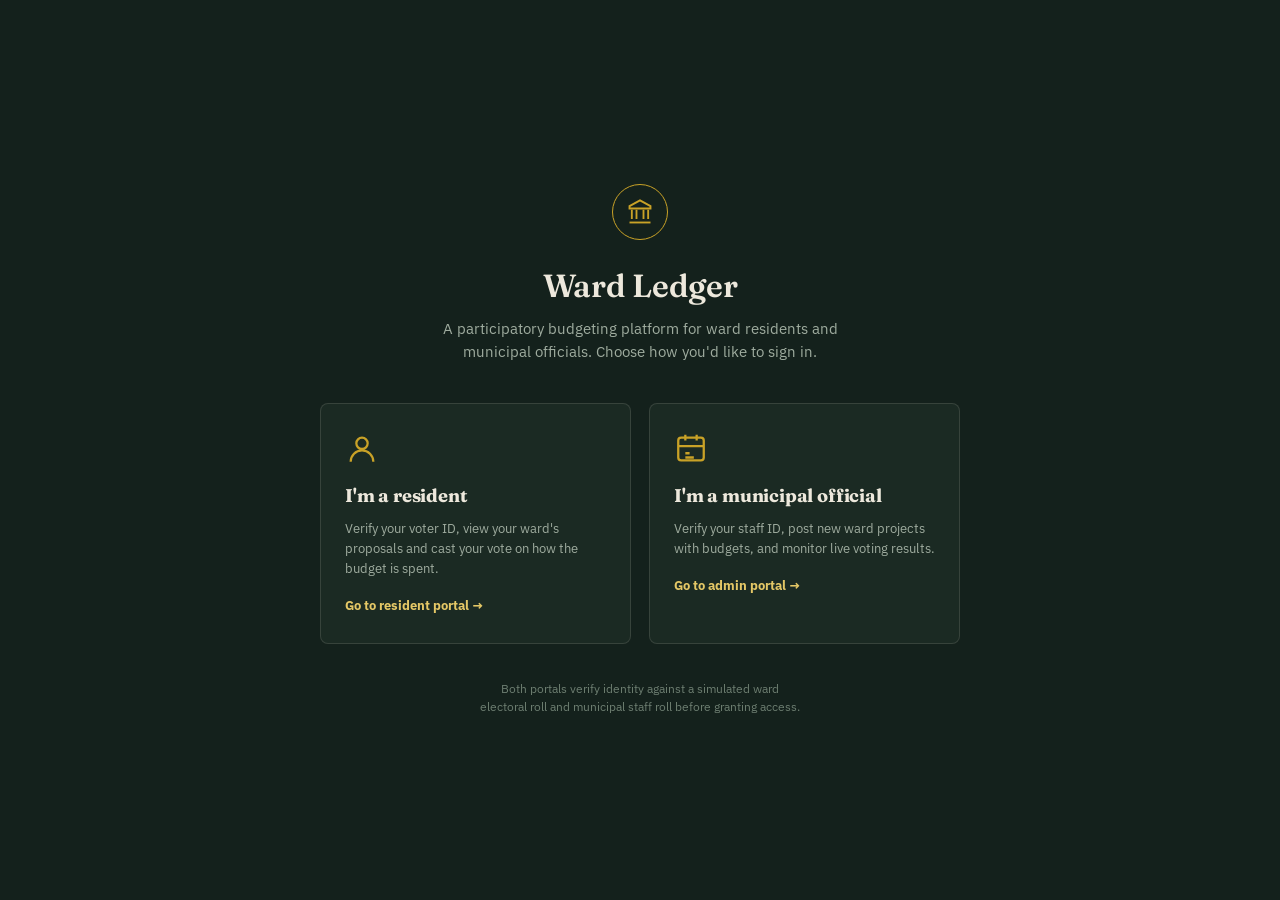
<file: index.html>
<!DOCTYPE html>
<html lang="en">
<head>
<meta charset="UTF-8">
<meta name="viewport" content="width=device-width, initial-scale=1, viewport-fit=cover">
<title>Ward Ledger — Participatory Budgeting</title>
<link rel="preconnect" href="https://fonts.googleapis.com">
<link rel="preconnect" href="https://fonts.gstatic.com" crossorigin>
<link href="https://fonts.googleapis.com/css2?family=Fraunces:opsz,wght@9..144,500;9..144,600;9..144,700&family=IBM+Plex+Sans:wght@400;500;600;700&family=IBM+Plex+Mono:wght@400;500&display=swap" rel="stylesheet">
<link rel="stylesheet" href="styles.css">
<style>
  .entry-wrap{
    min-height:calc(100dvh - 0px); display:flex; flex-direction:column; align-items:center;
    justify-content:center; padding:48px 20px; text-align:center;
  }
  .entry-seal{
    width:56px; height:56px; border-radius:50%; border:1.5px solid var(--gold);
    display:flex; align-items:center; justify-content:center; margin-bottom:22px;
  }
  .entry-seal svg{width:28px; height:28px;}
  .entry-wrap h1{font-size:2rem; font-weight:600; margin-bottom:8px;}
  .entry-wrap p.sub{color:var(--text-dim); font-size:0.94rem; max-width:46ch; margin:0 0 40px;}
  .portal-choice{display:flex; gap:18px; flex-wrap:wrap; justify-content:center; width:100%; max-width:640px;}
  .portal-card{
    flex:1 1 260px; background:var(--panel); border:1px solid var(--border); border-radius:8px;
    padding:28px 24px; text-align:left; text-decoration:none; color:var(--text);
    transition:border-color .15s, transform .15s;
  }
  .portal-card:hover{border-color:var(--gold); transform:translateY(-2px);}
  .portal-card .icon{width:34px; height:34px; margin-bottom:16px; color:var(--gold);}
  .portal-card .icon svg{width:100%; height:100%;}
  .portal-card h2{font-size:1.15rem; margin-bottom:8px;}
  .portal-card p{font-size:0.84rem; color:var(--text-dim); margin:0 0 18px; line-height:1.5;}
  .portal-card .cta{font-size:0.8rem; font-weight:700; color:var(--gold-soft); display:flex; align-items:center; gap:6px;}
  .entry-footnote{margin-top:36px; font-size:0.74rem; color:var(--text-faint); max-width:46ch;}
</style>
</head>
<body>

<div class="entry-wrap">
  <div class="entry-seal">
    <svg viewBox="0 0 24 24" fill="none" stroke="#C9A227" stroke-width="1.6"><path d="M12 2 3 7v2h18V7z"/><path d="M5 10v8M9 10v8M15 10v8M19 10v8"/><path d="M3 21h18"/></svg>
  </div>
  <h1>Ward Ledger</h1>
  <p class="sub">A participatory budgeting platform for ward residents and municipal officials. Choose how you'd like to sign in.</p>

  <div class="portal-choice">
    <a class="portal-card" href="resident.html">
      <div class="icon"><svg viewBox="0 0 24 24" fill="none" stroke="currentColor" stroke-width="1.6"><path d="M12 12a4 4 0 1 0 0-8 4 4 0 0 0 0 8Z"/><path d="M4 21c0-4.4 3.6-8 8-8s8 3.6 8 8"/></svg></div>
      <h2>I'm a resident</h2>
      <p>Verify your voter ID, view your ward's proposals and cast your vote on how the budget is spent.</p>
      <div class="cta">Go to resident portal →</div>
    </a>
    <a class="portal-card" href="admin.html">
      <div class="icon"><svg viewBox="0 0 24 24" fill="none" stroke="currentColor" stroke-width="1.6"><rect x="3" y="4" width="18" height="16" rx="2"/><path d="M8 2v4M16 2v4M3 10h18"/><path d="M8 15h3M8 18h6"/></svg></div>
      <h2>I'm a municipal official</h2>
      <p>Verify your staff ID, post new ward projects with budgets, and monitor live voting results.</p>
      <div class="cta">Go to admin portal →</div>
    </a>
  </div>

  <div class="entry-footnote">Both portals verify identity against a simulated ward electoral roll and municipal staff roll before granting access.</div>
</div>

</body>
</html>
</file>
<file: styles.css>
:root{
  --ink:#14211C; --panel:#1B2A23; --panel-2:#213328; --panel-3:#27392E;
  --paper:#EFE7D3; --paper-ink:#211C12;
  --gold:#C9A227; --gold-soft:#E4C766;
  --teal:#5FA893; --teal-dim:#3C6459;
  --danger:#C1553A;
  --text:#EDE8DC; --text-dim:#9FAC9F; --text-faint:#6D7E71;
  --border:rgba(237,232,220,0.13); --border-strong:rgba(237,232,220,0.26);
  box-sizing:border-box;
  padding-top:env(safe-area-inset-top,0px);
  padding-bottom:env(safe-area-inset-bottom,0px);
}
*{box-sizing:border-box;}
html{scroll-padding-top:env(safe-area-inset-top,0px); height:100%;}
body{
  margin:0; min-height:100%; background:var(--ink); color:var(--text);
  font-family:'IBM Plex Sans',system-ui,sans-serif; font-size:15px; line-height:1.5;
  -webkit-font-smoothing:antialiased;
}
h1,h2,h3{font-family:'Fraunces',serif; margin:0; letter-spacing:-0.01em;}
.mono{font-family:'IBM Plex Mono',monospace;}
button{font-family:inherit; cursor:pointer;}
::selection{background:var(--gold); color:var(--paper-ink);}

/* ---- top bar ---- */
header.top{
  position:sticky; top:env(safe-area-inset-top,0px); z-index:20;
  display:flex; align-items:center; justify-content:space-between;
  gap:16px; padding:16px 24px; background:rgba(20,33,28,0.92);
  backdrop-filter:blur(8px); border-bottom:1px solid var(--border);
  flex-wrap:wrap;
}
.brand{display:flex; align-items:baseline; gap:10px;}
.brand h1{font-size:1.35rem; font-weight:600; color:var(--text);}
.brand .seal{
  width:30px; height:30px; border-radius:50%; border:1.5px solid var(--gold);
  display:flex; align-items:center; justify-content:center; flex-shrink:0;
}
.brand .seal svg{width:16px; height:16px;}
.brand .tagline{font-size:0.78rem; color:var(--text-faint); font-weight:400;}

.mode-switch{
  display:flex; background:var(--panel); border:1px solid var(--border); border-radius:999px; padding:3px;
}
.mode-switch button, .mode-switch a{
  border:none; background:transparent; color:var(--text-dim); padding:7px 18px; border-radius:999px;
  font-size:0.82rem; font-weight:600; transition:background .15s, color .15s; text-decoration:none; display:inline-block;
}
.mode-switch .active{background:var(--gold); color:#1B1502;}
.mode-switch a:hover{color:var(--text);}

.session-chip{
  font-size:0.76rem; color:var(--text-dim); display:flex; align-items:center; gap:8px;
}
.session-chip .dot{width:6px; height:6px; border-radius:50%; background:var(--teal);}
.session-chip button{background:none; border:none; color:var(--text-faint); text-decoration:underline; font-size:0.76rem; padding:0;}

main{max-width:1180px; margin:0 auto; padding:28px 24px 80px;}

/* ---- sync status ---- */
.sync-note{
  max-width:1180px; margin:0 auto; padding:10px 24px 0; font-size:0.74rem; color:var(--text-faint);
  display:flex; align-items:center; gap:7px;
}
.sync-note .dot{width:6px; height:6px; border-radius:50%; background:var(--teal); flex-shrink:0;}
.sync-note.offline .dot{background:var(--danger);}

/* ---- login card ---- */
.login-wrap{display:flex; justify-content:center; padding:48px 16px;}
.login-card{
  width:100%; max-width:420px; background:var(--panel); border:1px solid var(--border);
  border-radius:6px; padding:32px;
}
.login-card h2{font-size:1.5rem; margin-bottom:6px;}
.login-card p.sub{color:var(--text-dim); font-size:0.86rem; margin:0 0 24px;}
label{display:block; font-size:0.76rem; color:var(--text-dim); margin-bottom:6px; font-weight:500;}
input[type=text], select{
  width:100%; background:var(--panel-2); border:1px solid var(--border-strong); color:var(--text);
  padding:10px 12px; border-radius:4px; font-size:0.92rem; font-family:inherit; margin-bottom:16px;
}
input[type=text]:focus, select:focus, button:focus-visible, textarea:focus{
  outline:2px solid var(--gold); outline-offset:1px;
}
textarea{
  width:100%; background:var(--panel-2); border:1px solid var(--border-strong); color:var(--text);
  padding:10px 12px; border-radius:4px; font-size:0.92rem; font-family:inherit; margin-bottom:16px; resize:vertical; min-height:64px;
}
.btn-primary{
  width:100%; background:var(--gold); color:#1B1502; border:none; padding:12px; border-radius:4px;
  font-weight:700; font-size:0.92rem;
}
.btn-primary:hover{background:var(--gold-soft);}
.btn-secondary{
  background:var(--panel-2); color:var(--text); border:1px solid var(--border-strong);
  padding:11px 16px; border-radius:4px; font-weight:600; font-size:0.85rem;
}
.btn-secondary:hover{border-color:var(--gold);}
.login-note{font-size:0.72rem; color:var(--text-faint); margin-top:14px; line-height:1.5;}

/* ---- layout grid ---- */
.grid{display:grid; grid-template-columns:240px 1fr; gap:24px; align-items:start;}
@media (max-width:820px){ .grid{grid-template-columns:1fr;} }

.ward-rail{display:flex; flex-direction:column; gap:6px; position:sticky; top:82px;}
.ward-rail .rail-label{font-size:0.72rem; color:var(--text-faint); font-weight:600; margin:0 0 4px 4px;}
.ward-btn{
  text-align:left; background:transparent; border:1px solid transparent; color:var(--text-dim);
  padding:10px 12px; border-radius:4px; font-size:0.86rem; display:flex; justify-content:space-between; gap:8px;
}
.ward-btn:hover{background:var(--panel);}
.ward-btn.active{background:var(--panel-2); border-color:var(--border-strong); color:var(--text); font-weight:600;}
.ward-btn .home-tag{font-size:0.65rem; color:var(--teal); font-weight:700;}

section.col-title{display:flex; align-items:baseline; justify-content:space-between; margin-bottom:14px; gap:12px; flex-wrap:wrap;}
section.col-title h2{font-size:1.15rem;}
section.col-title .meta{font-size:0.78rem; color:var(--text-faint);}

/* ---- ballot stub proposal card ---- */
.ballot{
  position:relative; background:var(--paper); color:var(--paper-ink); border-radius:5px;
  padding:18px 18px 18px 22px; margin-bottom:14px; display:grid;
  grid-template-columns:1fr auto; gap:16px; align-items:center;
  border-left:4px dashed rgba(33,28,18,0.35);
}
.ballot .info h3{font-size:1.02rem; font-weight:600; margin-bottom:4px; color:var(--paper-ink);}
.ballot .info p{margin:0 0 10px; font-size:0.84rem; color:rgba(33,28,18,0.72); max-width:56ch;}
.ballot .figures{display:flex; gap:18px; font-size:0.78rem; flex-wrap:wrap;}
.ballot .figures b{display:block; font-size:0.95rem; font-family:'IBM Plex Mono',monospace;}
.ballot .figures span{color:rgba(33,28,18,0.6);}
.ballot .vote-col{display:flex; flex-direction:column; align-items:center; gap:6px; min-width:96px;}
.vote-btn{
  background:var(--ink); color:var(--gold-soft); border:1px solid var(--ink); padding:10px 16px;
  border-radius:4px; font-weight:700; font-size:0.82rem; white-space:nowrap;
}
.vote-btn:hover{background:#0d1712;}
.vote-btn:disabled{background:transparent; color:rgba(33,28,18,0.4); border:1px solid rgba(33,28,18,0.25); cursor:default;}
.vote-btn.voted{background:var(--teal-dim); color:#DFF3EC; border-color:var(--teal-dim);}
.vote-count{font-size:0.72rem; color:rgba(33,28,18,0.55);}

/* ---- results panel ---- */
.panel{background:var(--panel); border:1px solid var(--border); border-radius:6px; padding:20px;}
.panel + .panel{margin-top:18px;}
.bar-row{margin-bottom:14px;}
.bar-row:last-child{margin-bottom:0;}
.bar-row .bar-label{display:flex; justify-content:space-between; font-size:0.8rem; margin-bottom:5px;}
.bar-row .bar-label .name{color:var(--text);}
.bar-row .bar-label .n{color:var(--text-faint); font-family:'IBM Plex Mono',monospace; font-size:0.74rem;}
.bar-track{height:9px; background:var(--panel-3); border-radius:999px; overflow:hidden;}
.bar-fill{height:100%; background:linear-gradient(90deg,var(--teal-dim),var(--teal)); border-radius:999px; transition:width .5s ease;}
.bar-fill.gold{background:linear-gradient(90deg,#8a6d1a,var(--gold));}

.allocation-donut{display:flex; align-items:center; gap:20px; flex-wrap:wrap;}
.donut{width:118px; height:118px; border-radius:50%; flex-shrink:0;}
.donut-legend{display:flex; flex-direction:column; gap:7px; font-size:0.78rem;}
.donut-legend .swatch{width:9px; height:9px; border-radius:2px; display:inline-block; margin-right:7px;}

.empty{color:var(--text-faint); font-size:0.85rem; padding:24px; text-align:center; border:1px dashed var(--border-strong); border-radius:6px;}

/* ---- ledger log ---- */
.ledger-wrap{overflow-x:auto;}
.ledger-table{width:100%; border-collapse:collapse; font-size:0.76rem; min-width:520px;}
.ledger-table th{text-align:left; color:var(--text-faint); font-weight:600; padding:6px 10px; border-bottom:1px solid var(--border); font-size:0.68rem;}
.ledger-table td{padding:7px 10px; border-bottom:1px solid var(--border); color:var(--text-dim); font-family:'IBM Plex Mono',monospace;}
.ledger-table tr:last-child td{border-bottom:none;}
.verify-row{display:flex; align-items:center; justify-content:space-between; margin-bottom:12px; gap:12px; flex-wrap:wrap;}
.verify-badge{display:inline-flex; align-items:center; gap:6px; font-size:0.78rem; padding:5px 11px; border-radius:999px; background:rgba(95,168,147,0.15); color:var(--teal);}

/* ---- admin form ---- */
.admin-grid{display:grid; grid-template-columns:340px 1fr; gap:24px; align-items:start;}
@media (max-width:820px){ .admin-grid{grid-template-columns:1fr;} }
.row2{display:grid; grid-template-columns:1fr 1fr; gap:12px;}
.prop-table{width:100%; border-collapse:collapse; font-size:0.82rem;}
.prop-table th{text-align:left; color:var(--text-faint); font-weight:600; padding:9px 10px; border-bottom:1px solid var(--border-strong); font-size:0.72rem;}
.prop-table td{padding:10px 10px; border-bottom:1px solid var(--border); vertical-align:top;}
.prop-table tr:last-child td{border-bottom:none;}
.tag{display:inline-block; font-size:0.68rem; padding:2px 8px; border-radius:999px; background:var(--panel-3); color:var(--text-dim);}

footer{text-align:center; color:var(--text-faint); font-size:0.72rem; padding:20px; border-top:1px solid var(--border); margin-top:40px;}
</file>
